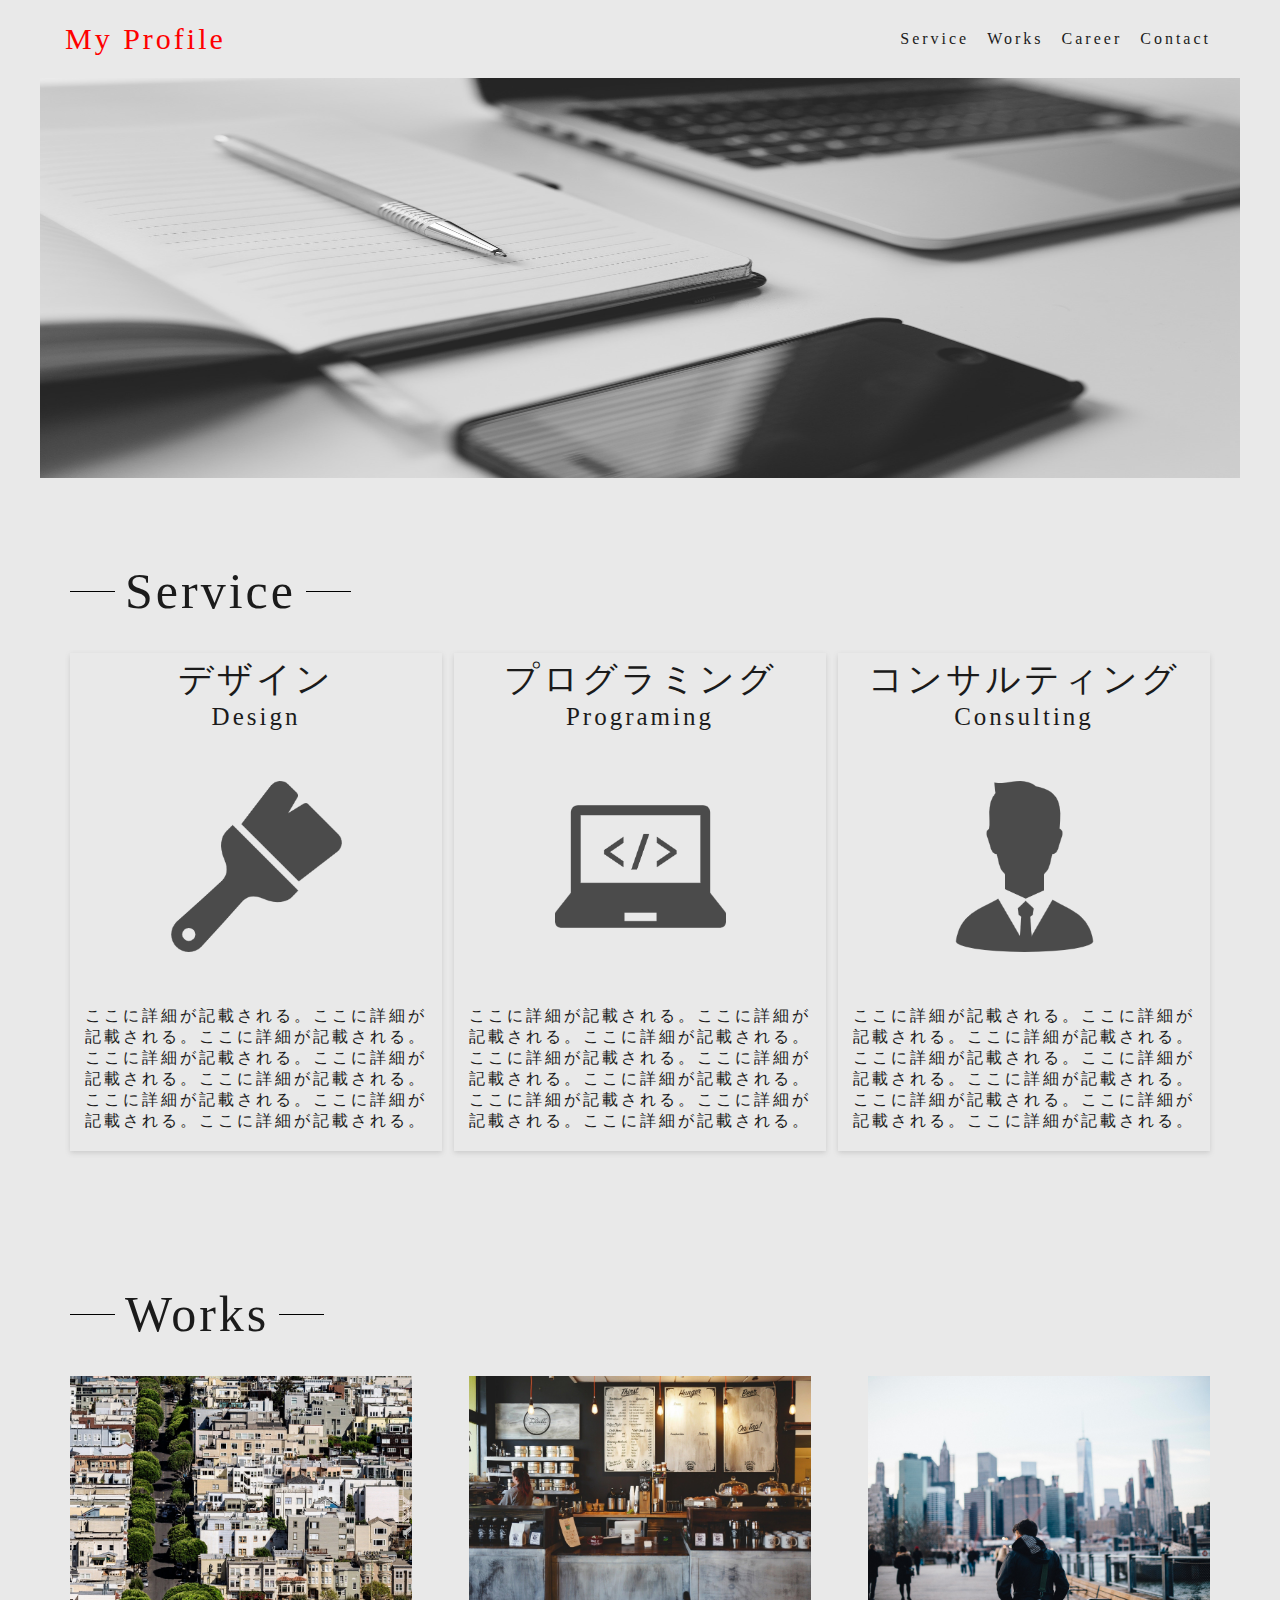
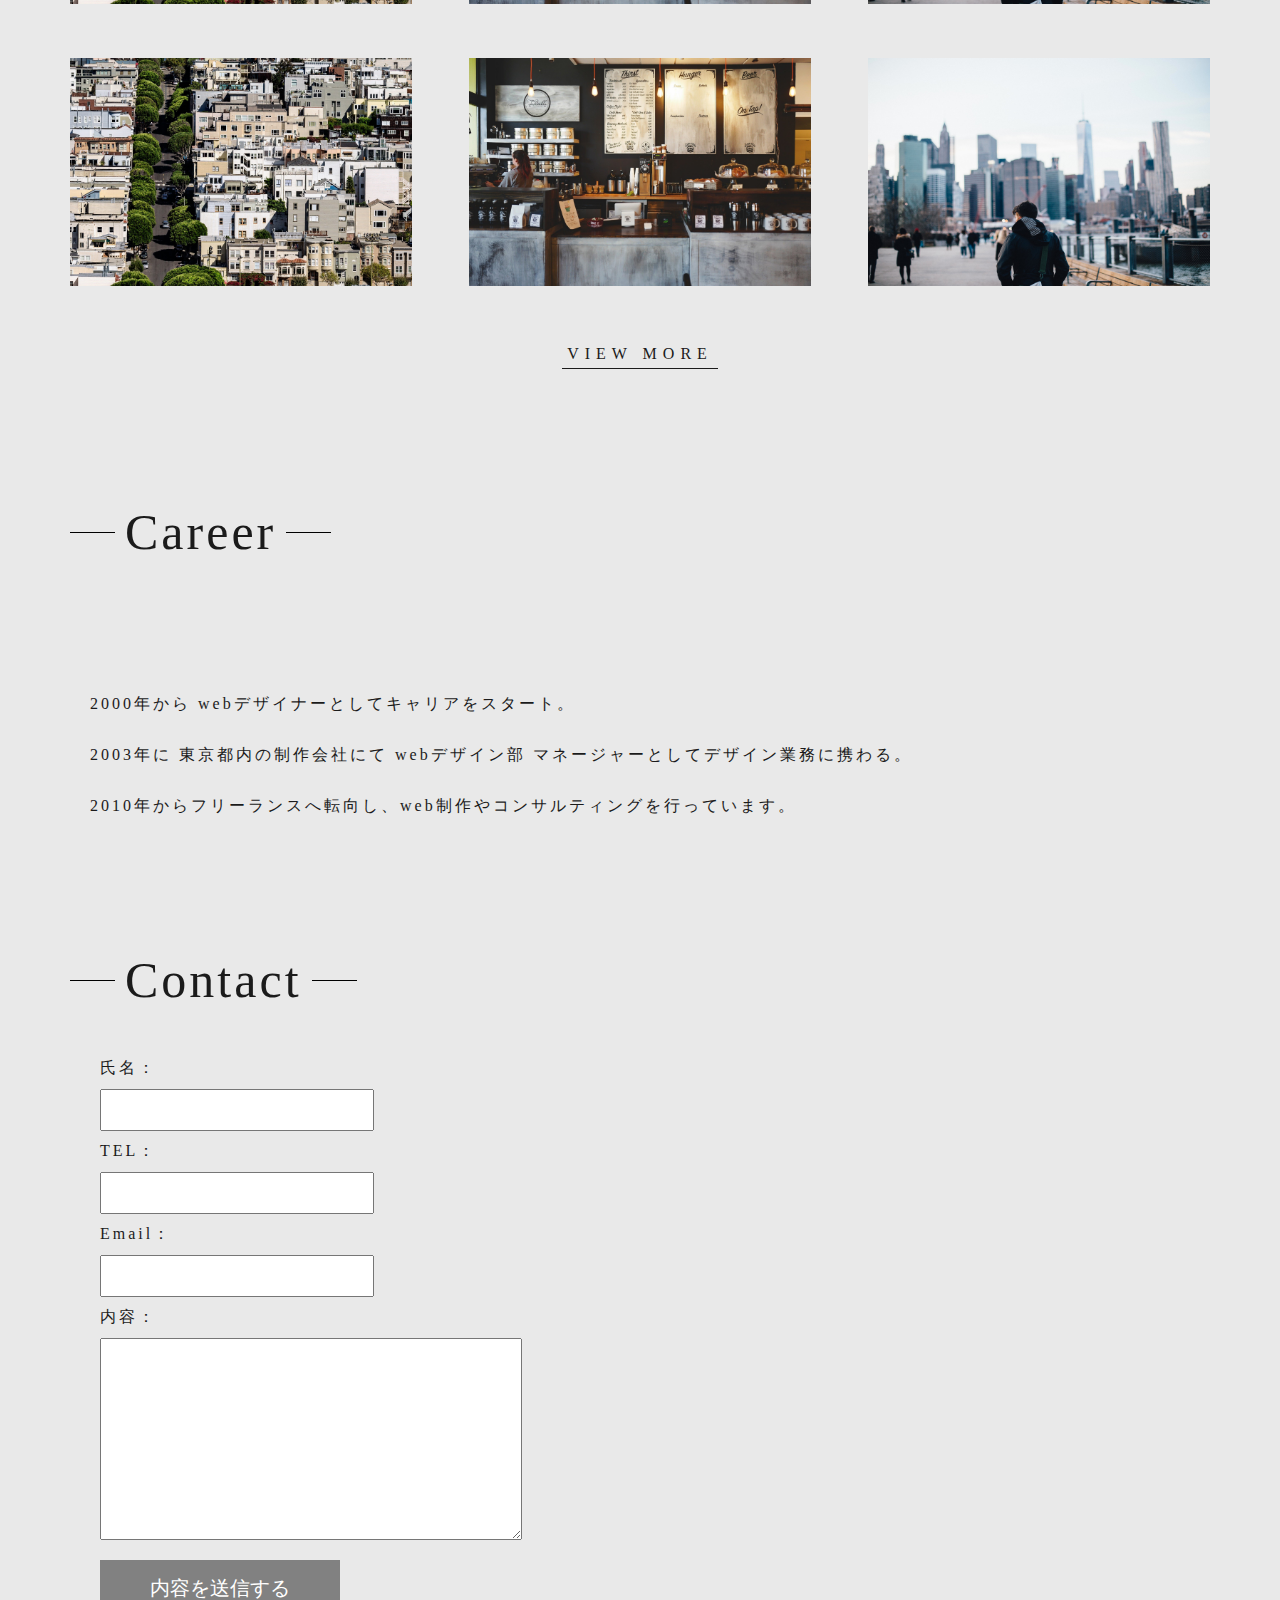
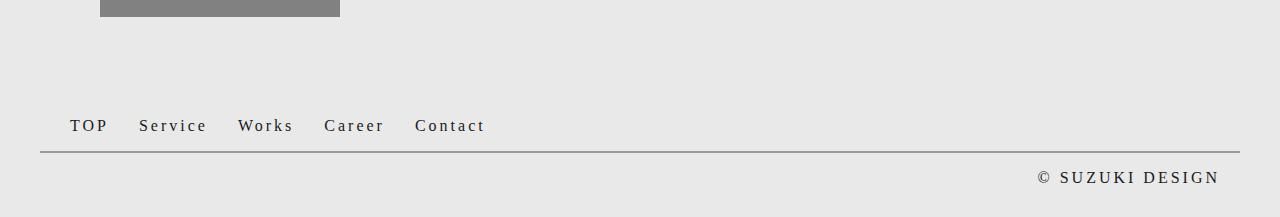
<file: index.html>
<!DOCTYPE html>
<html lang="ja">
  <head>
    <meta charset="UTF-8" />
    <meta http-equiv="X-UA-Compatible" content="IE=edge" />
    <meta name="viewport" content="width=device-width, initial-scale=1.0" />
    <link rel="stylesheet" href="layout.css" />
    <title>My Profile</title>
  </head>
  <body>
    <header>
      <div class="header-title">My Profile</div>
      <nav>
        <ul>
          <li><a href="#">Service</a></li>
          <li><a href="#">Works</a></li>
          <li><a href="#">Career</a></li>
          <li><a href="#">Contact</a></li>
        </ul>
      </nav>
    </header>
    <div class="first-view">
      <img src="image/first-view-image.jpg" alt="first-view" />
    </div>
    <main>
      <section id="service" class="service-section">
        <div class="section-title">
          <h1>Service</h1>
        </div>
        <div class="service-contents">
          <div class="service-item">
            <div class="service-item-title">デザイン</div>
            <div class="service-item-subtitle">Design</div>
            <div class="service-item-img">
              <img src="image/service-design.png" alt="service-design" />
            </div>
            <div class="service-item-detail">
              <p>
                ここに詳細が記載される。ここに詳細が記載される。ここに詳細が記載される。ここに詳細が記載される。ここに詳細が記載される。ここに詳細が記載される。ここに詳細が記載される。ここに詳細が記載される。ここに詳細が記載される。
              </p>
            </div>
          </div>
          <div class="service-item">
            <div class="service-item-title">プログラミング</div>
            <div class="service-item-subtitle">Programing</div>
            <div class="service-item-img">
              <img
                src="image/service-programing.png"
                alt="service-programing"
              />
            </div>
            <div class="service-item-detail">
              <p>
                ここに詳細が記載される。ここに詳細が記載される。ここに詳細が記載される。ここに詳細が記載される。ここに詳細が記載される。ここに詳細が記載される。ここに詳細が記載される。ここに詳細が記載される。ここに詳細が記載される。
              </p>
            </div>
          </div>
          <div class="service-item">
            <div class="service-item-title">コンサルティング</div>
            <div class="service-item-subtitle">Consulting</div>
            <div class="service-item-img">
              <img
                src="image/service-consulting.png"
                alt="service-consulting"
              />
            </div>
            <div class="service-item-detail">
              <p>
                ここに詳細が記載される。ここに詳細が記載される。ここに詳細が記載される。ここに詳細が記載される。ここに詳細が記載される。ここに詳細が記載される。ここに詳細が記載される。ここに詳細が記載される。ここに詳細が記載される。
              </p>
            </div>
          </div>
        </div>
      </section>
      <section id="works" class="works-section">
        <div class="section-title"><h1>Works</h1></div>
        <div class="works-contents">
          <div class="works-item">
            <a href="./work1.html"><img src="image/work1.jpg" alt="work1" /></a>
          </div>
          <div class="works-item">
            <img src="image/work2.jpg" alt="work1" />
          </div>
          <div class="works-item">
            <img src="image/work3.jpg" alt="work1" />
          </div>
          <div class="works-item">
            <img src="image/work1.jpg" alt="work1" />
          </div>
          <div class="works-item">
            <img src="image/work2.jpg" alt="work1" />
          </div>
          <div class="works-item">
            <img src="image/work3.jpg" alt="work1" />
          </div>
          <div class="work-view-more"><a href="#">VIEW MORE</a></div>
        </div>
      </section>
      <section id="career" class="career-section">
        <div class="section-title"><h1>Career</h1></div>
        <div class="career-contents">
          <p>2000年から webデザイナーとしてキャリアをスタート。</p>
          <p>
            2003年に 東京都内の制作会社にて webデザイン部
            マネージャーとしてデザイン業務に携わる。
          </p>
          <p>
            2010年からフリーランスへ転向し、web制作やコンサルティングを行っています。
          </p>
        </div>
      </section>
      <section id="contact" class="contact-section">
        <div class="section-title"><h1>Contact</h1></div>
        <form>
          <ul>
            <li>氏名：</li>
            <li><input type="text" /></li>
            <li>TEL：</li>
            <li><input type="tel" /></li>
            <li>Email：</li>
            <li><input type="email" /></li>
            <li>内容：</li>
            <li><textarea cols="30" rows="10"></textarea></li>
          </ul>
          <button>内容を送信する</button>
        </form>
      </section>
    </main>
    <footer>
      <div class="footer-top">
        <nav>
          <ul>
            <li><a href="#top">TOP</a></li>
            <li><a href="#service">Service</a></li>
            <li><a href="#works">Works</a></li>
            <li><a href="#career">Career</a></li>
            <li><a href="#contact">Contact</a></li>
          </ul>
        </nav>
      </div>
      <div class="footer-bottom">
        <p>©︎ SUZUKI DESIGN</p>
      </div>
    </footer>
  </body>
</html>
</file>
<file: layout.css>
a {
  text-decoration: none;
  color: #1b1b1b;
}

ul {
  padding: 0;
}

li {
  list-style: none;
}

h1 {
  position: relative;
  display: inline-block;
  padding: 0 55px;
}

h1:before,
h1:after {
  content: "";
  position: absolute;
  top: 50%;
  display: inline-block;
  width: 45px;
  height: 1px;
  background-color: black;
}

h1:before {
  left: 0;
}

h1:after {
  right: 0;
}

/* ============================
   body
  ============================== */
body {
  width: 1200px;
  margin: 0 auto;
  background-color: #e9e9e9;
  font-family: Gill Sans;
  color: #1b1b1b;
  letter-spacing: 3px;
}

/* ============================
 header
============================== */
header {
  display: -webkit-box;
  display: -ms-flexbox;
  display: flex;
  -webkit-box-pack: justify;
      -ms-flex-pack: justify;
          justify-content: space-between;
  -webkit-box-align: center;
      -ms-flex-align: center;
          align-items: center;
  padding: 10px 25px;
}

header .header-title {
  font-size: 30px;
  font-weight: lighter;
  color: red;
}

header nav ul {
  display: -webkit-box;
  display: -ms-flexbox;
  display: flex;
}

header nav ul li {
  padding: 4px;
  margin-left: 10px;
}

header nav ul li:hover {
  background-color: #fff;
}

/* ============================
 first-view
============================== */
.first-view {
  width: 100%;
  height: 400px;
  margin-bottom: 50px;
}

.first-view img {
  width: 100%;
  height: 100%;
}

/* ============================
 main
============================== */
main {
  width: 95%;
  margin: 50px auto;
}

main section {
  width: 100%;
  margin-bottom: 100px;
}

main section .section-title h1 {
  font-size: 50px;
  font-weight: lighter;
}

main section .service-contents {
  display: -webkit-box;
  display: -ms-flexbox;
  display: flex;
  -webkit-box-pack: justify;
      -ms-flex-pack: justify;
          justify-content: space-between;
}

main section .service-contents .service-item {
  width: 30%;
  text-align: center;
  padding: 3px 15px;
  -webkit-box-shadow: 0 2px 5px #ccc;
          box-shadow: 0 2px 5px #ccc;
}

main section .service-contents .service-item .service-item-title {
  font-size: 35px;
  font-weight: lighter;
}

main section .service-contents .service-item .service-item-subtitle {
  font-size: 25px;
  font-weight: lighter;
}

main section .service-contents .service-item .service-item-img {
  margin: 50px 0px;
}

main section .service-contents .service-item .service-item-img img {
  width: 50%;
}

main section .works-contents {
  display: -webkit-box;
  display: -ms-flexbox;
  display: flex;
  -webkit-box-pack: justify;
      -ms-flex-pack: justify;
          justify-content: space-between;
  -ms-flex-wrap: wrap;
      flex-wrap: wrap;
}

main section .works-contents .works-item {
  width: 30%;
  margin-bottom: 50px;
}

main section .works-contents .works-item img {
  width: 100%;
}

main section .works-contents .works-item img:hover {
  cursor: pointer;
  opacity: 0.7;
}

main section .works-contents .work-view-more {
  margin: 0 auto;
  letter-spacing: 6px;
  padding: 5px;
  border-bottom: solid 1px #1b1b1b;
}

main section .works-contents .work-view-more:hover {
  background-color: #bebebe;
}

main section .career-contents {
  margin: 100px 0 0 20px;
}

main section .career-contents p {
  margin-bottom: 30px;
}

form {
  margin-left: 30px;
}

form ul li {
  margin-bottom: 10px;
}

form ul li input {
  padding: 10px;
  width: 250px;
  font-size: 16px;
}

form ul li textarea {
  padding: 10px;
  width: 400px;
  font-size: 16px;
}

form button {
  padding: 15px 50px;
  font-size: 20px;
  color: #ffffff;
  background-color: #818181;
  border: none;
  outline: none;
}

form button:hover {
  cursor: pointer;
  background-color: #5a5a5a;
}

/* ============================
 footer
============================== */
footer {
  width: 100%;
}

footer .footer-top {
  border-bottom: solid 2px #9c9a9a;
}

footer .footer-top nav ul {
  display: -webkit-box;
  display: -ms-flexbox;
  display: flex;
}

footer .footer-top nav ul li {
  margin-left: 30px;
}

footer .footer-bottom p {
  text-align: right;
  padding-right: 20px;
  margin-bottom: 20px;
}
/*# sourceMappingURL=layout.css.map */
</file>
